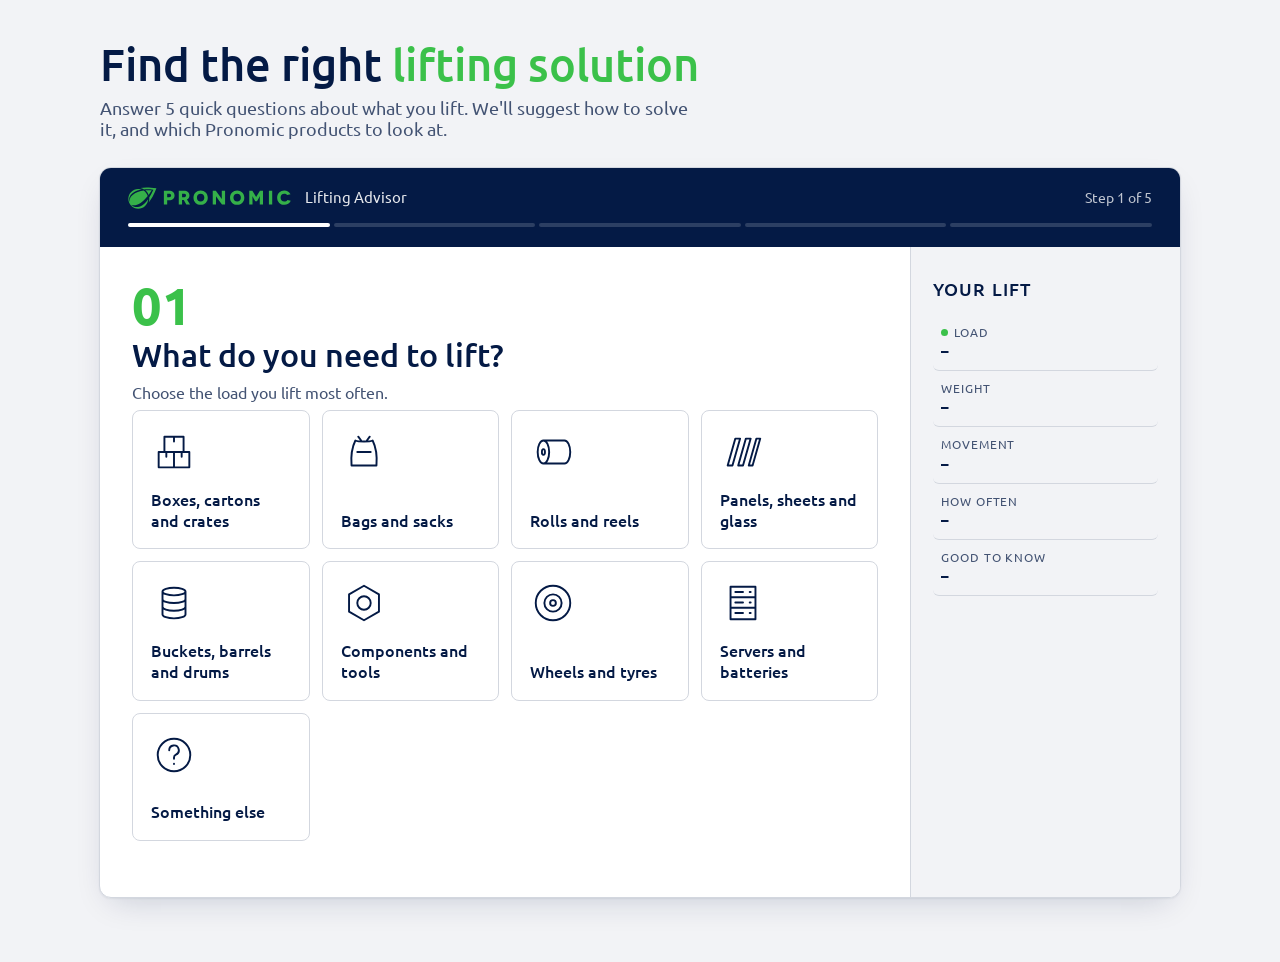
<file: product-advisor/index.html>
<!doctype html>
<html lang="en">
<head>
  <meta charset="utf-8">
  <meta name="viewport" content="width=device-width, initial-scale=1">
  <title>Lifting Advisor – Find the right lifting solution | Pronomic</title>
  <meta name="description" content="Answer a few questions about your lift and get a recommendation from Pronomic's range of lifting solutions.">
  <link rel="stylesheet" href="https://fonts.googleapis.com/css2?family=Ubuntu:wght@300;400;500;700&display=swap">
  <link rel="stylesheet" href="advisor.css">
  <style>
    body { margin: 0; padding: 40px 16px 64px; font-family: "Ubuntu", Arial, sans-serif; font-size: 16px; color: #041a45; background: #f2f3f6; }
    .intro { max-width: 1080px; margin: 0 auto 28px; }
    .intro h1 { margin: 0 0 8px; font-weight: 500; font-size: clamp(2rem, 5vw, 2.8rem); line-height: 1.1; color: #041a45; }
    .intro h1 span { color: #3bc14a; }
    .intro p { margin: 0; max-width: 60ch; color: #435373; font-size: 1.1rem; }
  </style>
</head>
<body>
  <header class="intro">
    <h1>Find the right <span>lifting solution</span></h1>
    <p>Answer 5 quick questions about what you lift. We'll suggest how to solve it, and which Pronomic products to look at.</p>
  </header>

  <div id="pronomic-advisor"></div>

  <script src="advisor-config.js"></script>
  <script src="advisor.js"></script>
  <script>PronomicAdvisor.mount("#pronomic-advisor");</script>
</body>
</html>
</file>
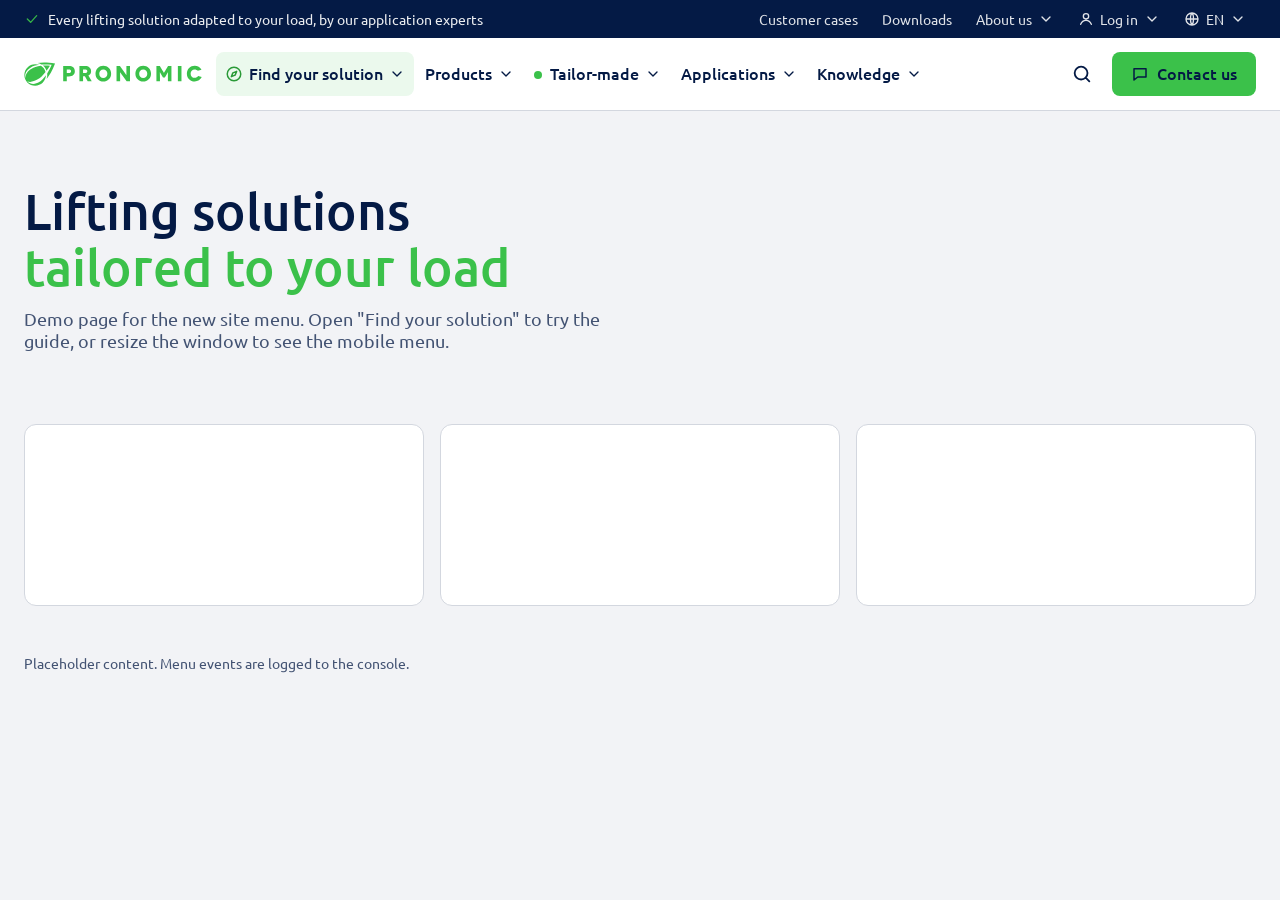
<file: site-menu/index.html>
<!doctype html>
<html lang="en">
<head>
  <meta charset="utf-8">
  <meta name="viewport" content="width=device-width, initial-scale=1">
  <title>Site menu demo | Pronomic</title>
  <link rel="stylesheet" href="https://fonts.googleapis.com/css2?family=Ubuntu:wght@300;400;500;700&display=swap">
  <link rel="stylesheet" href="menu.css">
  <style>
    body { margin: 0; font-family: "Ubuntu", Arial, sans-serif; color: #041a45; background: #f2f3f6; }
    .demo-hero { max-width: 1320px; margin: 0 auto; padding: 72px 24px; }
    .demo-hero h1 { margin: 0 0 12px; font-weight: 500; font-size: clamp(2rem, 5vw, 3.2rem); line-height: 1.1; max-width: 18ch; }
    .demo-hero h1 span { color: #3bc14a; }
    .demo-hero p { margin: 0; max-width: 60ch; color: #435373; font-size: 1.15rem; }
    .demo-note { max-width: 1320px; margin: 0 auto; padding: 0 24px 64px; color: #435373; font-size: .9rem; }
    .demo-blocks { max-width: 1320px; margin: 0 auto 48px; padding: 0 24px; display: grid; grid-template-columns: repeat(auto-fit, minmax(240px, 1fr)); gap: 16px; }
    .demo-blocks div { height: 180px; border-radius: 12px; background: #fff; border: 1px solid #d3d7df; }
  </style>
</head>
<body>
  <div id="pronomic-menu"></div>

  <main>
    <section class="demo-hero">
      <h1>Lifting solutions <span>tailored to your load</span></h1>
      <p>Demo page for the new site menu. Open "Find your solution" to try the guide, or resize the window to see the mobile menu.</p>
    </section>
    <div class="demo-blocks"><div></div><div></div><div></div></div>
    <p class="demo-note">Placeholder content. Menu events are logged to the console.</p>
  </main>

  <!-- The Lifting Advisor engine powers the guide inside the menu -->
  <script src="../product-advisor/advisor-config.js"></script>
  <script src="../product-advisor/advisor.js"></script>
  <script src="menu-config.js"></script>
  <script src="menu.js"></script>
  <script>
    PronomicMenu.mount("#pronomic-menu");
    // Demo only: show what would be sent to Google Tag Manager.
    ["open", "click", "guide_answer", "guide_result", "guide_handoff", "search", "probldr_click"].forEach(function (n) {
      document.addEventListener("menu:" + n, function (e) { console.log("menu:" + n, e.detail); });
    });
  </script>
</body>
</html>
</file>
<file: product-advisor/advisor.css>
/*
 * Pronomic Lifting Advisor — styles.
 * Layout: framed panel. Dark header with step segments; question on the left,
 * a "Your lift" column on the right with the answers so far and the solution
 * types they still allow (on phones only that strip shows, below the question).
 * Colours and font follow the Pronomic Visual Guide; change the variables below if needed.
 */
.pronomic-advisor {
  /* Pronomic Visual Guide (2024-03-25) */
  --pa-ink: #041a45;          /* Dark Blue: header and CTA band */
  --pa-ink-text: #ffffff;
  --pa-brand: #041a45;        /* Dark Blue: headings, selected state */
  --pa-brand-text: #ffffff;
  --pa-accent: #3bc14a;       /* Corporate colour (green): buttons, progress, highlights */
  --pa-accent-text: #041a45;
  --pa-link: #1244a7;         /* Mid Blue: text links */
  --pa-focus: #2c95ff;        /* Light Blue: keyboard focus */
  --pa-text: #041a45;
  --pa-muted: #435373;        /* Dark Blue 75% */
  --pa-border: #d3d7df;
  --pa-surface: #ffffff;
  --pa-surface-alt: #f2f3f6;  /* Dark Blue 5% */
  --pa-tint: #ebf9ed;         /* Corporate green 10%: selected option */
  --pa-good: #3bc14a;
  --pa-warn-bg: #eaf4ff;      /* Light Blue 10% */
  --pa-radius: 12px;
  --pa-radius-sm: 8px;
  --pa-font: "Ubuntu", Arial, sans-serif;
  --pa-font-display: var(--pa-font);

  font-family: var(--pa-font);
  color: var(--pa-text);
  background: var(--pa-surface);
  max-width: 1080px;
  margin: 0 auto;
  border: 1px solid var(--pa-border);
  border-radius: var(--pa-radius);
  overflow: hidden;
  box-shadow: 0 1px 2px rgba(4, 26, 69, .06), 0 12px 32px -12px rgba(4, 26, 69, .2);
  line-height: 1.5;
}
.pronomic-advisor *,
.pronomic-advisor *::before,
.pronomic-advisor *::after { box-sizing: border-box; }
.pronomic-advisor h2,
.pronomic-advisor h3,
.pronomic-advisor h4,
.pronomic-advisor p,
.pronomic-advisor ul,
.pronomic-advisor dl,
.pronomic-advisor dd { margin: 0; }

/* ---- Header ------------------------------------------------------------ */
.pa-head { background: var(--pa-ink); color: var(--pa-ink-text); padding: 18px 28px 20px; }
.pa-head-row { display: flex; justify-content: space-between; align-items: center; gap: 12px; flex-wrap: wrap; margin-bottom: 14px; }
.pa-eyebrow { display: flex; align-items: center; gap: 14px; font-weight: 400; font-size: .95rem; opacity: .9; }
.pa-logo { height: 22px; width: auto; display: block; }
.pa-step { font-size: .85rem; opacity: .75; font-variant-numeric: tabular-nums; }
.pa-segments { display: flex; gap: 4px; padding: 0; list-style: none; margin: 0; }
.pa-seg { flex: 1; height: 4px; border-radius: 2px; background: rgba(255, 255, 255, .16); transition: background .25s; }
.pa-seg.is-done { background: var(--pa-accent); }
.pa-seg.is-current { background: var(--pa-ink-text); }
.is-done .pa-seg { background: var(--pa-accent); }

/* ---- Body layout ------------------------------------------------------- */
.pa-body { display: grid; grid-template-columns: minmax(0, 1fr) 270px; }
.pa-main { min-width: 0; padding: 32px 32px 28px; display: flex; flex-direction: column; gap: 6px; }

.pa-qnum { font-family: var(--pa-font-display); font-weight: 700; font-size: 3.25rem; line-height: 1; color: var(--pa-accent); font-variant-numeric: tabular-nums; }
.pa-title {
  font-family: var(--pa-font-display); font-weight: 500; font-size: clamp(1.5rem, 3vw, 2rem);
  line-height: 1.15; color: var(--pa-text); text-wrap: balance; outline: none;
}
.pa-help { color: var(--pa-muted); max-width: 60ch; margin-bottom: 18px; }

/* ---- Options ----------------------------------------------------------- */
.pa-options { display: grid; grid-template-columns: repeat(var(--cols, 2), minmax(0, 1fr)); gap: 12px; }
.pa-options--tiles { grid-template-columns: repeat(var(--cols, 4), minmax(0, 1fr)); }
.pa-options--scale { grid-template-columns: repeat(auto-fit, minmax(100px, 1fr)); gap: 10px; }

.pa-option {
  position: relative; display: flex; align-items: center; gap: 14px;
  padding: 16px 18px; min-height: 64px; text-align: left;
  font: inherit; color: inherit; cursor: pointer;
  background: var(--pa-surface); border: 1.5px solid var(--pa-border); border-radius: var(--pa-radius-sm);
  transition: border-color .15s, background-color .15s, transform .15s, box-shadow .15s;
}
@media (hover: hover) {
  .pa-option:hover { border-color: var(--pa-brand); transform: translateY(-1px); box-shadow: 0 6px 16px -10px rgba(4, 26, 69, .45); }
  }
.pa-option:focus-visible { outline: 3px solid var(--pa-focus); outline-offset: 2px; }
.pa-option:active { transform: scale(.985); }
.pa-option.is-selected { border-color: var(--pa-accent); background: var(--pa-tint); box-shadow: inset 0 0 0 1px var(--pa-accent); }

.pa-option-text { display: flex; flex-direction: column; gap: 2px; min-width: 0; }
.pa-option-label { font-weight: 500; line-height: 1.3; }
.pa-option-hint { font-size: .86rem; color: var(--pa-muted); line-height: 1.35; }

.pa-icon { fill: none; stroke: currentColor; stroke-width: 2; stroke-linecap: round; stroke-linejoin: round; flex: none; }
.pa-option-icon { width: 40px; height: 40px; color: var(--pa-brand); }

/* Icon tiles: icon above label */
.pa-options--tiles .pa-option { flex-direction: column; align-items: flex-start; justify-content: space-between; min-height: 128px; padding: 18px; }
.pa-options--tiles .pa-option-icon { width: 46px; height: 46px; }

/* Weight scale: bars grow with the load */
.pa-options--scale .pa-option { flex-direction: column; align-items: stretch; justify-content: flex-end; gap: 12px; min-height: 132px; padding: 14px; }
.pa-scale-bar {
  display: block; height: calc(8px + var(--h) * 56px); border-radius: 4px;
  background: var(--pa-surface-alt); border: 1.5px solid var(--pa-border);
  transition: background-color .15s, border-color .15s;
}
.pa-options--scale .pa-option.is-selected .pa-scale-bar { background: var(--pa-accent); border-color: var(--pa-accent); }
.pa-options--scale .pa-option-label { font-variant-numeric: tabular-nums; }

/* Multi-select checkbox */
.pa-check { flex: none; width: 20px; height: 20px; border: 1.5px solid var(--pa-border); border-radius: 5px; position: relative; }
.pa-option.is-selected .pa-check { background: var(--pa-accent); border-color: var(--pa-accent); }
.pa-option.is-selected .pa-check::after {
  content: ""; position: absolute; left: 6px; top: 2px; width: 5px; height: 10px;
  border: solid var(--pa-accent-text); border-width: 0 2px 2px 0; transform: rotate(45deg);
}

.pa-nav { display: flex; justify-content: space-between; align-items: center; gap: 12px; margin-top: 22px; }

/* ---- Buttons & links ---------------------------------------------------- */
.pa-btn {
  display: inline-flex; align-items: center; justify-content: center; gap: 8px; text-align: center;
  padding: 12px 26px; border-radius: 999px;
  font: inherit; font-weight: 500; text-decoration: none; cursor: pointer;
  border: 1.5px solid transparent; transition: filter .15s, background-color .15s;
}
.pa-btn-primary { background: var(--pa-accent); border-color: var(--pa-accent); color: var(--pa-accent-text); }
.pa-btn-primary:hover { filter: brightness(1.06); }
.pa-btn-secondary { background: transparent; border-color: var(--pa-border); color: var(--pa-text); }
.pa-btn-secondary:hover { border-color: var(--pa-brand); }
.pa-btn-accent { background: var(--pa-accent); border-color: var(--pa-accent); color: var(--pa-accent-text); }
.pa-btn-accent:hover { filter: brightness(1.06); }
.pa-btn:disabled { opacity: .4; cursor: not-allowed; filter: none; }
.pa-btn:focus-visible, .pa-link:focus-visible, .pa-arrow-link:focus-visible, .pa-summary-btn:focus-visible { outline: 3px solid var(--pa-focus); outline-offset: 2px; }

.pa-link { background: none; border: 0; padding: 8px 0; font: inherit; font-weight: 500; color: var(--pa-link); cursor: pointer; }
.pa-link:hover { text-decoration: underline; }
.pa-arrow-link { margin-top: auto; padding-top: 4px; font-weight: 500; color: var(--pa-link); text-decoration: none; }
.pa-arrow-link:hover { text-decoration: underline; }

/* ---- "Your lift" summary ----------------------------------------------- */
.pa-summary { background: var(--pa-surface-alt); border-left: 1px solid var(--pa-border); padding: 28px 22px; display: flex; flex-direction: column; gap: 12px; }
.pa-summary-title { font-family: var(--pa-font-display); font-weight: 500; font-size: 1.15rem; letter-spacing: .06em; text-transform: uppercase; }
.pa-summary-list { display: flex; flex-direction: column; }
.pa-summary-btn { display: block; width: 100%; padding: 0; border: 0; background: none; font: inherit; color: inherit; text-align: left; cursor: pointer; border-radius: 6px; }
.pa-summary-row { padding: 9px 8px; border-bottom: 1px solid var(--pa-border); border-radius: 6px; }
.pa-summary-btn:hover .pa-summary-row { background: var(--pa-surface); }
.pa-summary-row dt { font-size: .72rem; letter-spacing: .08em; text-transform: uppercase; color: var(--pa-muted); display: flex; align-items: center; gap: 6px; }
.pa-summary-row dd { font-weight: 500; font-size: .93rem; line-height: 1.35; }
.pa-summary-row.is-empty dd { font-weight: 400; color: var(--pa-muted); opacity: .7; }
.pa-summary-row.is-current dt::before { content: ""; width: 7px; height: 7px; border-radius: 50%; background: var(--pa-accent); }
.pa-summary-btn:hover dd { color: var(--pa-brand); }

/* ---- Solution types still in the running ------------------------------ */
.pa-running { margin-top: 8px; display: flex; flex-direction: column; gap: 10px; }
.pa-running-title { font-size: .9rem; color: var(--pa-muted); }
.pa-running-title strong { font-size: 1.15rem; color: var(--pa-text); font-variant-numeric: tabular-nums; }
.pa-running-list { display: flex; flex-direction: column; gap: 2px; padding: 0; list-style: none; }
.pa-running-item { display: flex; align-items: center; gap: 10px; padding: 4px 0; font-size: .88rem; line-height: 1.3; transition: opacity .25s; }
.pa-running-icon { width: 26px; height: 26px; color: var(--pa-brand); stroke-width: 2.4; }
.pa-running-item.is-out { opacity: .38; }
.pa-running-item.is-out .pa-running-name { text-decoration: line-through; }
.pa-sr { position: absolute; width: 1px; height: 1px; overflow: hidden; clip: rect(0 0 0 0); white-space: nowrap; }

/* ---- Results ------------------------------------------------------------ */
.pa-fit {
  display: inline-block; align-self: flex-start; font-size: .72rem; font-weight: 700;
  letter-spacing: .08em; text-transform: uppercase; color: var(--pa-muted);
}
.pa-fit--best { padding: 3px 10px; border-radius: 999px; background: var(--pa-accent); color: var(--pa-accent-text); }
.pa-family { font-size: .85rem; color: var(--pa-muted); }
.pa-summary-text { max-width: 60ch; }

.pa-best {
  display: flex; flex-direction: column; gap: 18px; margin-top: 8px; padding: 26px 28px 28px;
  border: 1.5px solid var(--pa-brand); border-radius: var(--pa-radius);
}
.pa-best-head { display: flex; align-items: center; gap: 18px; }
.pa-best-visual {
  flex: none; display: grid; place-items: center; width: 84px; height: 84px;
  border-radius: var(--pa-radius); background: var(--pa-ink); color: var(--pa-accent); overflow: hidden;
}
.pa-best-visual img { width: 100%; height: 100%; object-fit: cover; }
.pa-best-icon { width: 56px; height: 56px; stroke-width: 1.8; }
.pa-best-heading { display: flex; flex-direction: column; gap: 6px; min-width: 0; }
.pa-best-body { display: flex; flex-direction: column; gap: 16px; min-width: 0; }
.pa-best-name { font-family: var(--pa-font-display); font-weight: 500; font-size: 1.85rem; line-height: 1.1; color: var(--pa-brand); text-wrap: balance; }

.pa-advice { font-size: 1.05rem; max-width: 62ch; }
.pa-tips { display: grid; grid-template-columns: repeat(auto-fit, minmax(220px, 1fr)); gap: 10px; }
.pa-tip { display: flex; flex-direction: column; gap: 3px; padding: 12px 14px; font-size: .93rem; background: var(--pa-surface-alt); border-radius: var(--pa-radius-sm); }
.pa-tip dt { font-size: .72rem; font-weight: 700; letter-spacing: .08em; text-transform: uppercase; color: var(--pa-muted); }
.pa-tip dd { margin: 0; }
.pa-tip a, .pa-notes a { color: var(--pa-link); font-weight: 500; }

.pa-products { display: flex; flex-direction: column; gap: 8px; }
.pa-products-title { font-size: .72rem; font-weight: 700; letter-spacing: .08em; text-transform: uppercase; color: var(--pa-muted); }
.pa-products ul { display: flex; flex-direction: column; padding: 0; list-style: none; border-top: 1px solid var(--pa-border); }
.pa-products li { border-bottom: 1px solid var(--pa-border); }
.pa-products a {
  display: grid; grid-template-columns: minmax(120px, 11rem) minmax(0, 1fr) auto; align-items: baseline; gap: 4px 16px;
  padding: 11px 4px; color: inherit; text-decoration: none; border-radius: 4px; transition: background-color .15s;
}
.pa-products a:focus-visible { outline: 3px solid var(--pa-focus); outline-offset: 2px; }
.pa-product-name { font-weight: 500; color: var(--pa-link); }
.pa-product-detail { font-size: .88rem; color: var(--pa-muted); line-height: 1.4; }
.pa-product-arrow { color: var(--pa-link); transition: transform .15s; }
@media (hover: hover) {
  .pa-products a:hover { background: var(--pa-surface-alt); }
  .pa-products a:hover .pa-product-arrow { transform: translateX(3px); }
}
.pa-app-link { margin-top: 18px; align-self: flex-start; }

.pa-specs { display: flex; flex-wrap: wrap; gap: 6px; padding: 0; list-style: none; }
.pa-specs li {
  font-size: .8rem; font-weight: 500; padding: 3px 10px; border-radius: 6px;
  background: var(--pa-surface-alt); border: 1px solid var(--pa-border); font-variant-numeric: tabular-nums;
}

.pa-reasons { display: flex; flex-direction: column; gap: 6px; padding: 0; list-style: none; }
.pa-reasons li { position: relative; padding-left: 26px; font-size: .94rem; }
.pa-reasons li::before {
  content: ""; position: absolute; left: 3px; top: 4px; width: 6px; height: 11px;
  border: solid var(--pa-good); border-width: 0 2.5px 2.5px 0; transform: rotate(45deg);
}
.pa-warning { padding: 8px 12px; font-size: .86rem; background: var(--pa-warn-bg); border-radius: 6px; }
.pa-actions { display: flex; flex-wrap: wrap; gap: 10px; margin-top: 6px; }

.pa-alts { margin-top: 26px; display: flex; flex-direction: column; gap: 12px; }
.pa-alts-title { font-family: var(--pa-font-display); font-weight: 500; font-size: 1.3rem; }
.pa-alts-grid { display: grid; grid-template-columns: repeat(auto-fit, minmax(250px, 1fr)); gap: 14px; }
.pa-alt { display: flex; flex-direction: column; gap: 10px; padding: 18px 20px; border: 1px solid var(--pa-border); border-radius: var(--pa-radius); min-width: 0; }
.pa-alt-head { display: flex; align-items: center; gap: 14px; }
.pa-alt-visual { flex: none; display: grid; place-items: center; width: 56px; height: 56px; border-radius: 10px; background: var(--pa-surface-alt); color: var(--pa-brand); }
.pa-alt-icon { width: 38px; height: 38px; }
.pa-alt-name { font-family: var(--pa-font-display); font-weight: 500; font-size: 1.3rem; line-height: 1.15; color: var(--pa-text); }
.pa-alt .pa-summary-text { font-size: .93rem; color: var(--pa-muted); }

.pa-notes { margin-top: 20px; padding: 14px 18px; background: var(--pa-surface-alt); border-radius: var(--pa-radius-sm); display: flex; flex-direction: column; gap: 4px; font-size: .94rem; }

.pa-cta {
  display: flex; flex-wrap: wrap; gap: 18px; align-items: center; justify-content: space-between;
  margin-top: 26px; padding: 22px 24px; border-radius: var(--pa-radius);
  background: var(--pa-ink); color: var(--pa-ink-text);
}
.pa-cta-text { display: flex; flex-direction: column; gap: 4px; min-width: 0; flex: 1 1 280px; }
.pa-cta h3 { font-family: var(--pa-font-display); font-weight: 500; font-size: 1.45rem; }
.pa-cta p { opacity: .85; }

/* ---- Motion ------------------------------------------------------------- */
.pa-enter { animation: pa-enter .32s cubic-bezier(.2, .7, .3, 1); }
@keyframes pa-enter { from { opacity: .3; transform: translateX(14px); } to { opacity: 1; transform: none; } }

/* ---- Small screens ------------------------------------------------------ */
@media (max-width: 760px) {
  .pa-head { padding: 16px 18px 18px; }
  .pa-body { grid-template-columns: minmax(0, 1fr); }
  .pa-main { padding: 22px 18px 24px; }
  .pa-summary { border-left: 0; border-top: 1px solid var(--pa-border); padding: 18px; }
  .pa-qnum { font-size: 2.6rem; }

  /* While answering, the side column shrinks to the "still fit" strip */
  .pronomic-advisor:not(.is-done) .pa-summary-title,
  .pronomic-advisor:not(.is-done) .pa-summary-list { display: none; }
  .pa-running { margin-top: 0; }
  .pa-running-list { display: grid; grid-template-columns: repeat(8, minmax(0, 1fr)); gap: 5px; }
  .pa-running-item { justify-content: center; padding: 5px 0; border-radius: 8px; background: var(--pa-surface); border: 1px solid var(--pa-border); }
  .pa-running-name { position: absolute; width: 1px; height: 1px; overflow: hidden; clip: rect(0 0 0 0); white-space: nowrap; }

  /* Load types become compact rows */
  .pa-options--tiles { grid-template-columns: minmax(0, 1fr); gap: 8px; }
  .pa-options { grid-template-columns: minmax(0, 1fr); gap: 8px; }
  .pa-options--tiles .pa-option { flex-direction: row; align-items: center; justify-content: flex-start; min-height: 56px; padding: 10px 14px; }
  .pa-options--tiles .pa-option-icon { width: 32px; height: 32px; }

  /* Weight: bars grow sideways */
  .pa-options--scale { grid-template-columns: minmax(0, 1fr); gap: 8px; }
  .pa-options--scale .pa-option { flex-direction: row; align-items: center; justify-content: space-between; min-height: 52px; padding: 10px 14px; }
  .pa-options--scale .pa-scale-bar { order: 2; height: 14px; width: calc(14px + var(--h) * 34%); }

  .pa-best { padding: 20px 18px 22px; }
  .pa-best-visual { width: 64px; height: 64px; }
  .pa-best-icon { width: 44px; height: 44px; }
  .pa-best-name { font-size: 1.5rem; }
  .pa-products a { grid-template-columns: minmax(0, 1fr) auto; }
  .pa-product-detail { grid-column: 1; }
  .pa-product-arrow { grid-row: 1; grid-column: 2; }
  .pa-actions .pa-btn, .pa-cta .pa-btn { flex: 1 1 100%; }
}
@media (prefers-reduced-motion: reduce) {
  .pa-enter { animation: none; }
  .pa-option, .pa-seg, .pa-scale-bar, .pa-running-item, .pa-product-arrow { transition: none; }
  .pa-option:hover, .pa-option:active { transform: none; }
}
</file>
<file: site-menu/menu.css>
/*
 * Pronomic site menu — styles.
 * Colours and font follow the Pronomic Visual Guide (same tokens as the
 * Lifting Advisor). Desktop mega menu from 1180px, drawer below.
 */
.pronomic-menu {
  --pm-ink: #041a45;          /* Dark Blue */
  --pm-accent: #3bc14a;       /* Corporate green: primary actions */
  --pm-accent-hover: #34ad42;
  --pm-accent-text: #041a45;
  --pm-link: #1244a7;         /* Mid Blue */
  --pm-focus: #2c95ff;        /* Light Blue */
  --pm-text: #041a45;
  --pm-muted: #435373;        /* Dark Blue 75% */
  --pm-border: #d3d7df;
  --pm-surface: #ffffff;
  --pm-surface-alt: #f2f3f6;  /* Dark Blue 5% */
  --pm-tint: #ebf9ed;         /* Green 10% */
  --pm-radius: 12px;
  --pm-radius-sm: 8px;
  --pm-font: "Ubuntu", Arial, sans-serif;
  --pm-max: 1320px;
  --pm-shadow: 0 1px 2px rgba(4, 26, 69, .06), 0 24px 48px -20px rgba(4, 26, 69, .35);

  position: sticky; top: 0; z-index: 1000;
  font-family: var(--pm-font); font-size: 16px; line-height: 1.45; color: var(--pm-text);
}
.pronomic-menu *, .pronomic-menu *::before, .pronomic-menu *::after { box-sizing: border-box; }
:where(.pronomic-menu) :where(p, ul, ol) { margin: 0; padding: 0; }
:where(.pronomic-menu) :where(ul, ol) { list-style: none; }
:where(.pronomic-menu) :where(a) { color: inherit; text-decoration: none; }
:where(.pronomic-menu) :where(button) { font: inherit; color: inherit; background: none; border: 0; padding: 0; cursor: pointer; }
.pronomic-menu :focus-visible { outline: 3px solid var(--pm-focus); outline-offset: 2px; border-radius: 4px; }
.pronomic-menu [hidden] { display: none !important; }

.pm-wrap { max-width: var(--pm-max); margin: 0 auto; padding: 0 24px; }
.pm-ui-icon { width: 18px; height: 18px; flex: none; fill: none; stroke: currentColor; stroke-width: 2; stroke-linecap: round; stroke-linejoin: round; }
.pm-line-icon { flex: none; fill: none; stroke: currentColor; stroke-width: 2; stroke-linecap: round; stroke-linejoin: round; }
.pm-chev { width: 16px; height: 16px; transition: transform .2s; }
[aria-expanded="true"] > .pm-chev { transform: rotate(180deg); }
.pm-muted { color: var(--pm-muted); }

/* ---- Top bar: promise + quick links -------------------------------------- */
.pm-utility { background: var(--pm-ink); color: #fff; font-size: .875rem; }
.pm-utility-row { display: flex; align-items: center; justify-content: space-between; gap: 16px; min-height: 38px; }
.pm-promise { display: flex; align-items: center; gap: 8px; opacity: .92; }
.pm-promise-icon { color: var(--pm-accent); width: 16px; height: 16px; }
.pm-utility-links { display: flex; align-items: center; gap: 4px; }
.pm-utility-link, .pm-utility-btn { display: inline-flex; align-items: center; gap: 6px; padding: 6px 10px; border-radius: 6px; opacity: .88; }
.pm-utility-link:hover, .pm-utility-btn:hover, .pm-utility-btn[aria-expanded="true"] { opacity: 1; background: rgba(255, 255, 255, .1); }
.pm-utility-btn .pm-ui-icon:first-child { width: 16px; height: 16px; }
.pm-pop-wrap { position: relative; }
.pm-pop {
  position: absolute; top: calc(100% + 6px); left: 0; z-index: 3; min-width: 280px; padding: 8px;
  background: var(--pm-surface); color: var(--pm-text); border: 1px solid var(--pm-border); border-radius: var(--pm-radius); box-shadow: var(--pm-shadow);
}
.pm-pop--right { left: auto; right: 0; }
.pm-langs a { display: block; padding: 9px 12px; border-radius: 6px; }
.pm-langs a:hover { background: var(--pm-surface-alt); }
.pm-langs a[aria-current] { background: var(--pm-tint); }
.pm-langs b { display: inline-block; width: 28px; font-weight: 500; }

/* ---- Main bar ------------------------------------------------------------ */
.pm-bar { background: var(--pm-surface); border-bottom: 1px solid var(--pm-border); position: relative; z-index: 2; }
.pm-bar-row { display: flex; align-items: center; gap: 24px; min-height: 72px; }
.pm-logo { display: flex; align-items: center; flex: none; }
.pm-logo img { height: 28px; width: auto; display: block; }
.pm-nav { flex: 1; min-width: 0; }
.pm-nav-list { display: flex; align-items: center; gap: 6px; }
.pm-nav-btn {
  display: inline-flex; align-items: center; gap: 6px; height: 44px; padding: 0 12px;
  font-weight: 500; border-radius: var(--pm-radius-sm); position: relative; white-space: nowrap;
}
.pm-nav-btn:hover, .pm-nav-btn[aria-expanded="true"] { background: var(--pm-surface-alt); }
.pm-nav-btn[aria-expanded="true"]::after {
  content: ""; position: absolute; left: 12px; right: 12px; bottom: -14px; height: 3px; border-radius: 2px; background: var(--pm-accent);
}
/* The guide: the first and most visible way in */
.pm-nav-btn--guide { background: var(--pm-tint); color: var(--pm-ink); }
.pm-nav-btn--guide:hover, .pm-nav-btn--guide[aria-expanded="true"] { background: #dcf3df; }
.pm-nav-icon { color: #2a9a37; }
/* Tailor-made: a quiet green marker so it reads as part of the offer */
.pm-nav-btn--tailor > span::before { content: ""; display: inline-block; width: 8px; height: 8px; margin-right: 8px; border-radius: 50%; background: var(--pm-accent); vertical-align: 1px; }

.pm-actions { display: flex; align-items: center; gap: 8px; margin-left: auto; }
.pm-icon-btn { display: inline-grid; place-items: center; width: 44px; height: 44px; border-radius: var(--pm-radius-sm); }
.pm-icon-btn:hover, .pm-icon-btn[aria-expanded="true"] { background: var(--pm-surface-alt); }
.pm-icon-btn .pm-ui-icon { width: 22px; height: 22px; }

.pm-btn {
  display: inline-flex; align-items: center; justify-content: center; gap: 8px; min-height: 44px; padding: 0 18px;
  font-weight: 500; border-radius: var(--pm-radius-sm); border: 1.5px solid transparent; white-space: nowrap;
  transition: background-color .15s, border-color .15s;
}
.pm-btn--primary { background: var(--pm-accent); color: var(--pm-accent-text); }
.pm-btn--primary:hover { background: var(--pm-accent-hover); }
.pm-btn--ghost { border-color: var(--pm-border); background: var(--pm-surface); }
.pm-btn--ghost:hover { border-color: var(--pm-ink); }
.pm-btn--block { width: 100%; }
.pm-burger { display: none; align-items: center; gap: 8px; height: 44px; padding: 0 12px; border-radius: var(--pm-radius-sm); font-weight: 500; border: 1.5px solid var(--pm-border); }
.pm-burger .pm-ui-icon { width: 22px; height: 22px; }

.pm-textbtn { display: inline-flex; align-items: center; gap: 6px; color: var(--pm-link); font-weight: 500; padding: 8px 0; }
.pm-textbtn:hover { text-decoration: underline; }
.pm-textbtn--inline { padding: 0; }

/* ---- Panels (mega menus) ------------------------------------------------- */
.pm-panels { position: absolute; left: 0; right: 0; top: 100%; z-index: 2; }
.pm-panel {
  background: var(--pm-surface); border-bottom: 1px solid var(--pm-border); box-shadow: var(--pm-shadow);
  max-height: calc(100vh - 120px); overflow-y: auto; animation: pm-drop .18s ease-out;
}
@keyframes pm-drop { from { opacity: 0; transform: translateY(-6px); } to { opacity: 1; transform: none; } }
.pm-scrim { display: none; }
.pronomic-menu.is-open .pm-scrim { display: block; position: fixed; inset: 0; z-index: 1; background: rgba(4, 26, 69, .28); animation: pm-fade .2s; }
@keyframes pm-fade { from { opacity: 0; } }

.pm-panel-inner { max-width: var(--pm-max); margin: 0 auto; padding: 28px 24px 32px; display: grid; gap: 32px; grid-template-columns: minmax(0, 1fr); }
.pm-panel-inner.has-feature, .pm-panel-inner--guide, .pm-panel-inner--tailor { grid-template-columns: minmax(0, 1fr) 320px; }
.pm-panel-inner--list { max-width: var(--pm-max); }
.pm-panel-inner--list .pm-links { display: grid; grid-template-columns: repeat(4, minmax(0, 1fr)); gap: 4px 16px; }
.pm-panel-inner--search { max-width: 760px; }

.pm-panel-head { margin-bottom: 18px; }
.pm-panel-title { display: flex; align-items: center; gap: 10px; font-size: 1.5rem; font-weight: 500; line-height: 1.2; margin-bottom: 4px; }
.pm-title-icon { width: 26px; height: 26px; color: #2a9a37; }
.pm-lede { color: var(--pm-muted); max-width: 62ch; font-size: 1.05rem; }
.pm-eyebrow { font-size: .78rem; font-weight: 500; letter-spacing: .06em; text-transform: uppercase; color: #2a9a37; }
.pm-eyebrow--light { color: var(--pm-accent); }

.pm-groups { display: grid; gap: 28px; grid-template-columns: repeat(3, minmax(0, 1fr)); align-content: start; }
.pm-groups--2 { grid-template-columns: 2fr 1fr; }
.pm-group-title { font-size: .78rem; font-weight: 500; letter-spacing: .06em; text-transform: uppercase; color: var(--pm-muted); margin-bottom: 10px; }

.pm-links--2 { display: grid; grid-template-columns: repeat(2, minmax(0, 1fr)); gap: 0 16px; }
.pm-link { display: flex; align-items: center; gap: 14px; padding: 8px 10px; margin: 0 -10px; border-radius: var(--pm-radius-sm); }
.pm-link:hover { background: var(--pm-surface-alt); }
.pm-link:hover .pm-link-label { color: var(--pm-link); }
/* Rounded green icon tile */
.pm-tile { display: inline-grid; place-items: center; flex: none; width: 44px; height: 44px; border-radius: 10px; background: #c4ecc9; color: var(--pm-ink); transition: background-color .15s; }
.pm-tile .pm-line-icon { width: 30px; height: 30px; }
.pm-tile .pm-ui-icon { width: 22px; height: 22px; }
.pm-link:hover .pm-tile { background: var(--pm-accent); }
.pm-link--tailor .pm-tile { background: var(--pm-ink); color: var(--pm-accent); }
.pm-link--tailor:hover .pm-tile { background: var(--pm-ink); }
.pm-link-text { display: flex; flex-direction: column; min-width: 0; }
.pm-link-label { font-weight: 500; }
.pm-link-detail { font-size: .86rem; color: var(--pm-muted); }

.pm-panel-foot { grid-column: 1 / -1; display: flex; flex-wrap: wrap; justify-content: space-between; gap: 8px 28px; padding-top: 18px; border-top: 1px solid var(--pm-border); }
.pm-foot-link { display: inline-flex; align-items: center; gap: 8px; color: #1f7d2b; font-weight: 500; }
.pm-foot-link:hover { text-decoration: underline; }
.pm-foot-link .pm-ui-icon { width: 20px; height: 20px; color: var(--pm-ink); transition: transform .15s; }
.pm-foot-link:hover .pm-ui-icon { transform: translateX(3px); }

/* Side column + cards */
.pm-side { display: flex; flex-direction: column; gap: 14px; }
.pm-card { border-radius: var(--pm-radius); padding: 20px; display: flex; flex-direction: column; gap: 8px; align-items: flex-start; }
.pm-card-title { font-size: 1.15rem; font-weight: 500; line-height: 1.25; }
.pm-card-text { font-size: .92rem; }
.pm-card-icon { width: 26px; height: 26px; color: #2a9a37; }
.pm-card--feature { background: var(--pm-ink); color: #fff; }
.pm-card--feature .pm-card-text { opacity: .85; margin-bottom: 6px; }
.pm-card--tailor { background: var(--pm-tint); border: 1px solid #c9ecce; }
.pm-card--tailor .pm-card-text { color: var(--pm-muted); }
.pm-card-link { display: inline-flex; align-items: center; gap: 6px; font-weight: 500; color: var(--pm-link); }
.pm-card-link:hover { text-decoration: underline; }

/* Needs list (guide side column) */
.pm-needs { display: flex; flex-direction: column; gap: 6px; }
.pm-need { display: flex; align-items: center; justify-content: space-between; gap: 10px; padding: 12px 14px; border: 1px solid var(--pm-border); border-radius: var(--pm-radius-sm); font-weight: 500; }
.pm-need:hover { border-color: var(--pm-ink); }
.pm-need .pm-ui-icon { color: var(--pm-muted); width: 16px; height: 16px; }

/* ---- In-menu lifting guide ----------------------------------------------- */
.pm-guide { display: flex; flex-direction: column; gap: 18px; }
.pm-guide-steps { display: flex; gap: 8px; flex-wrap: wrap; }
.pm-guide-steps li { display: inline-flex; align-items: center; gap: 8px; padding: 4px 12px 4px 4px; border-radius: 999px; background: var(--pm-surface-alt); color: var(--pm-muted); font-size: .88rem; }
.pm-guide-steps li.is-current { background: var(--pm-ink); color: #fff; }
.pm-guide-steps li.is-done { background: var(--pm-tint); color: var(--pm-ink); }
.pm-guide-dot { display: inline-grid; place-items: center; width: 24px; height: 24px; border-radius: 50%; background: #fff; color: var(--pm-ink); font-size: .8rem; font-weight: 500; }
.pm-guide-steps li.is-done .pm-guide-dot { background: var(--pm-accent); }
.pm-guide-dot .pm-ui-icon { width: 14px; height: 14px; stroke-width: 3; }
.pm-guide-q { display: flex; flex-direction: column; gap: 12px; align-items: flex-start; }
.pm-guide-q > * { align-self: stretch; }
.pm-guide-q > .pm-textbtn { align-self: flex-start; }
.pm-guide-title { font-size: 1.2rem; font-weight: 500; outline: none; }
.pm-guide-options { display: grid; gap: 10px; }
.pm-guide-options--tiles { grid-template-columns: repeat(auto-fill, minmax(140px, 1fr)); }
.pm-guide-options--chips { grid-template-columns: repeat(auto-fill, minmax(130px, 1fr)); }
.pm-guide-options--rows { grid-template-columns: repeat(auto-fill, minmax(260px, 1fr)); }
.pm-guide-option {
  display: flex; flex-direction: column; align-items: flex-start; justify-content: center; gap: 6px;
  min-height: 56px; padding: 12px 14px; text-align: left;
  border: 1.5px solid var(--pm-border); border-radius: var(--pm-radius-sm); background: var(--pm-surface);
  transition: border-color .15s, transform .15s, box-shadow .15s;
}
.pm-guide-option:hover { border-color: var(--pm-ink); transform: translateY(-1px); box-shadow: 0 6px 16px -10px rgba(4, 26, 69, .45); }
.pm-guide-options--tiles .pm-guide-option { min-height: 104px; justify-content: space-between; }
.pm-guide-options--chips .pm-guide-option { align-items: center; font-variant-numeric: tabular-nums; }
.pm-guide-icon { width: 38px; height: 38px; color: var(--pm-ink); }
.pm-guide-option-label { font-weight: 500; line-height: 1.25; }
.pm-guide-option-hint { font-size: .85rem; color: var(--pm-muted); line-height: 1.3; }

.pm-guide-result { display: flex; flex-direction: column; gap: 16px; }
.pm-guide-match { display: grid; grid-template-columns: 96px minmax(0, 1fr); gap: 18px; align-items: center; padding: 18px; border-radius: var(--pm-radius); background: var(--pm-surface-alt); }
.pm-guide-match-visual { display: grid; place-items: center; width: 96px; height: 96px; border-radius: var(--pm-radius-sm); background: var(--pm-surface); }
.pm-guide-match-icon { width: 64px; height: 64px; color: var(--pm-ink); }
.pm-guide-match .pm-guide-title { font-size: 1.4rem; }
.pm-guide-actions { display: flex; flex-wrap: wrap; gap: 10px; align-items: center; }
.pm-guide-foot { font-size: .92rem; color: var(--pm-muted); }
.pm-guide-foot a { color: var(--pm-link); font-weight: 500; text-decoration: underline; }

/* ---- Tailor-made panel --------------------------------------------------- */
.pm-tailor-main { display: flex; flex-direction: column; gap: 14px; }
.pm-process { display: grid; grid-template-columns: repeat(3, minmax(0, 1fr)); gap: 14px; counter-reset: step; margin: 8px 0; }
.pm-process li { display: flex; flex-direction: column; gap: 4px; padding: 16px; border-radius: var(--pm-radius); background: var(--pm-surface-alt); position: relative; }
.pm-process li:not(:last-child)::after { content: ""; position: absolute; top: 30px; right: -12px; width: 10px; height: 2px; background: var(--pm-accent); }
.pm-process-num { display: inline-grid; place-items: center; width: 28px; height: 28px; border-radius: 50%; background: var(--pm-accent); color: var(--pm-accent-text); font-weight: 700; margin-bottom: 4px; }
.pm-process-title { font-weight: 500; }
.pm-process-text { font-size: .9rem; color: var(--pm-muted); }

/* ---- Search -------------------------------------------------------------- */
.pm-search { display: flex; flex-direction: column; gap: 14px; }
.pm-search-field { display: flex; align-items: center; gap: 10px; padding: 0 14px; border: 1.5px solid var(--pm-border); border-radius: var(--pm-radius-sm); background: var(--pm-surface); }
.pm-search-field:focus-within { border-color: var(--pm-ink); }
.pm-search-field .pm-ui-icon { color: var(--pm-muted); width: 20px; height: 20px; }
.pm-search-input { flex: 1; min-width: 0; height: 50px; border: 0; outline: none; font: inherit; font-size: 1.05rem; color: inherit; background: transparent; }
.pm-search-results { display: flex; flex-direction: column; gap: 10px; }
.pm-chips { display: flex; flex-wrap: wrap; gap: 8px; }
.pm-chip { padding: 8px 14px; border-radius: 999px; background: var(--pm-surface-alt); font-size: .92rem; }
.pm-chip:hover { background: var(--pm-tint); }

/* ---- Mobile drawer ------------------------------------------------------- */
.pm-drawer {
  position: fixed; inset: 0; z-index: 10; display: flex; flex-direction: column;
  background: var(--pm-surface); animation: pm-slide .22s ease-out;
}
@keyframes pm-slide { from { transform: translateX(24px); opacity: .4; } to { transform: none; opacity: 1; } }
.pm-drawer-head { display: flex; align-items: center; justify-content: space-between; padding: 10px 16px; min-height: 64px; border-bottom: 1px solid var(--pm-border); }
.pm-drawer-body { flex: 1; overflow-y: auto; padding: 16px; display: flex; flex-direction: column; gap: 20px; overscroll-behavior: contain; }
.pm-drawer-guide { padding: 18px 16px; margin: 0 -4px; border-radius: var(--pm-radius); background: var(--pm-surface-alt); display: flex; flex-direction: column; gap: 6px; scroll-margin-top: 8px; }
.pm-drawer-guide .pm-panel-title { font-size: 1.25rem; }
.pm-drawer-guide .pm-guide { margin-top: 10px; }
.pm-drawer-guide .pm-guide-match { background: var(--pm-surface); }
.pm-accordion { border-top: 1px solid var(--pm-border); }
.pm-accordion > li { border-bottom: 1px solid var(--pm-border); }
.pm-acc-btn { display: flex; width: 100%; align-items: center; justify-content: space-between; min-height: 56px; font-size: 1.1rem; font-weight: 500; text-align: left; }
.pm-acc-btn--tailor > span::before { content: ""; display: inline-block; width: 8px; height: 8px; margin-right: 10px; border-radius: 50%; background: var(--pm-accent); vertical-align: 2px; }
.pm-acc-body { padding-bottom: 16px; }
.pm-acc-body .pm-panel-inner { padding: 0; gap: 20px; grid-template-columns: minmax(0, 1fr) !important; }
.pm-acc-body .pm-groups, .pm-acc-body .pm-process, .pm-acc-body .pm-links--2, .pm-acc-body .pm-panel-inner--list .pm-links { grid-template-columns: minmax(0, 1fr); gap: 16px; }
.pm-acc-body .pm-process li::after { display: none; }
.pm-acc-body .pm-panel-title { display: none; }
.pm-acc-body .pm-link { margin: 0; }
.pm-drawer-meta { display: flex; flex-direction: column; gap: 2px; }
.pm-drawer-link { display: flex; align-items: center; gap: 10px; min-height: 44px; color: var(--pm-link); font-weight: 500; }
.pm-drawer-langs { display: flex; gap: 6px; margin-top: 10px; }
.pm-drawer-langs a { display: inline-grid; place-items: center; min-width: 44px; height: 40px; border: 1px solid var(--pm-border); border-radius: 6px; font-weight: 500; font-size: .9rem; }
.pm-drawer-langs a[aria-current] { background: var(--pm-ink); color: #fff; border-color: var(--pm-ink); }
.pm-drawer-cta { padding: 12px 16px calc(12px + env(safe-area-inset-bottom)); border-top: 1px solid var(--pm-border); background: var(--pm-surface); }
html.pm-lock, html.pm-lock body { overflow: hidden; }

/* ---- Breakpoints --------------------------------------------------------- */
.pm-cta-short { display: none; }
@media (max-width: 1319px) {
  .pm-nav-btn { padding: 0 9px; }
  .pm-nav-list { gap: 2px; }
  .pm-bar-row { gap: 14px; }
  .pm-logo img { height: 24px; }
  .pm-cta-long { display: none; }
  .pm-cta-short { display: inline; }
  .pm-panel-inner.has-feature, .pm-panel-inner--guide, .pm-panel-inner--tailor { grid-template-columns: minmax(0, 1fr) 280px; }
}
@media (max-width: 1179px) {
  .pm-utility, .pm-nav, .pm-panels, .pm-actions > .pm-icon-btn { display: none !important; }
  .pm-burger { display: inline-flex; }
  .pm-bar-row { min-height: 64px; }
  .pm-wrap { padding: 0 16px; }
  .pm-cta { padding: 0 14px; }
}
@media (min-width: 1180px) {
  .pm-drawer { display: none !important; }
}
@media (max-width: 520px) {
  .pm-logo img { height: 24px; }
  .pm-cta span { display: none !important; }
  .pm-cta { width: 44px; padding: 0; }
  .pm-burger span { display: none; }
  .pm-burger { width: 44px; justify-content: center; padding: 0; }
  .pm-guide-options--tiles { grid-template-columns: repeat(2, minmax(0, 1fr)); }
  .pm-guide-options--chips { grid-template-columns: repeat(2, minmax(0, 1fr)); }
  .pm-guide-options--rows { grid-template-columns: minmax(0, 1fr); }
  .pm-guide-match { grid-template-columns: 64px minmax(0, 1fr); padding: 14px; gap: 14px; }
  .pm-guide-match-visual { width: 64px; height: 64px; }
  .pm-guide-match-icon { width: 44px; height: 44px; }
  .pm-guide-actions .pm-btn { flex: 1 1 100%; }
}
@media (prefers-reduced-motion: reduce) {
  .pm-panel, .pm-drawer, .pronomic-menu.is-open .pm-scrim { animation: none; }
  .pm-guide-option, .pm-chev { transition: none; }
  .pm-guide-option:hover { transform: none; }
}
.pm-pop .pm-link { margin: 0; }
.pm-search-input:focus-visible { outline: none; }
.pm-search-results:empty { display: none; }
</file>
